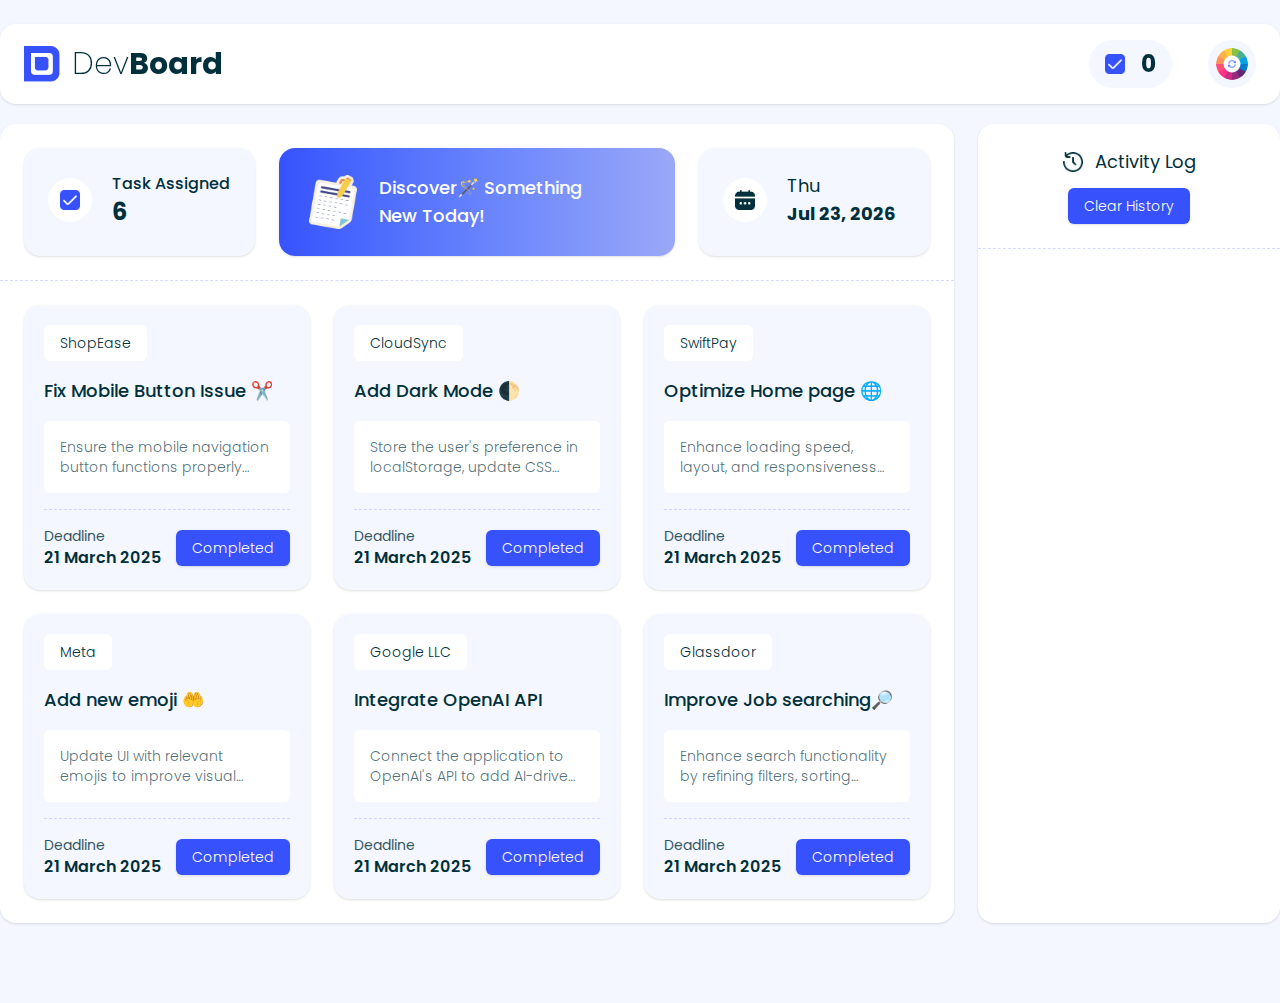
<file: index.html>
<!doctype html>
<html lang="en" data-theme="light">
  <head>
    <meta charset="UTF-8" />
    <meta name="viewport" content="width=device-width, initial-scale=1.0" />
    <title>Document</title>
    <link rel="preconnect" href="https://fonts.googleapis.com">
<link rel="preconnect" href="https://fonts.gstatic.com" crossorigin>
<link href="https://fonts.googleapis.com/css2?family=Poppins:ital,wght@0,100;0,200;0,300;0,400;0,500;0,600;0,700;0,800;0,900;1,100;1,200;1,300;1,400;1,500;1,600;1,700;1,800;1,900&display=swap" rel="stylesheet">
    <link rel="stylesheet" href="./output/output.css" />
  </head>
  <body class="h-100vh bg-blueExtraLight relative">
    <header class="py-6 fixed top-0 w-full z-999">
      <nav class="mx-auto max-w-7xl rounded-2xl bg-white px-6 py-4 shadow-sm">
        <div class="flex items-center justify-between">
          <div class="flex items-center">
            <img class="mr-3 h-auto w-9" src="./assets/logo.png" alt="" />
            <h1 class="text-3xl font-bold">
              <span class="font-extralight">Dev</span>Board
            </h1>
          </div>
          <div class="flex items-center gap-9">
            <div
              class="flex items-center rounded-full bg-blueExtraLight px-4 py-2"
            >
              <img class="mr-4 h-auto w-5" src="./assets/checkbox.png" alt="" />
              <span class="text-2xl font-bold" id="completed-task">0</span>
            </div>
            <img
              class="h-auto w-12 cursor-pointer rounded-full bg-blueExtraLight p-2 hover:rotate-360 hover:duration-900"
              src="./assets/theme-btn.png"
              alt=""
              id="theme-btn"
            />
          </div>
        </div>
      </nav>
    </header>
    <main class="mx-auto  grid max-w-7xl grid-cols-4 gap-6 pb-20 pt-31">
      <section class="col-start-1 col-end-4 rounded-2xl bg-white shadow-sm">
        <section
          class="flex gap-6 border-b-1 border-dashed border-b-blue/20 p-6"
        >
          <div class="flex-2 rounded-2xl bg-blueExtraLight shadow-sm">
            <div class="flex items-center p-6">
              <span
                class="mr-5 flex h-11 w-11 shrink-0 items-center justify-center rounded-full bg-white"
              >
                <img class="h-auto w-5" src="./assets/checkbox.png" alt="" />
              </span>
              <div>
                <p class="font-medium text-nowrap">Task Assigned</p>
                <p class="text-2xl font-bold" id="total-task">6</p>
              </div>
            </div>
          </div>

          <div
            class="shadow-sm overflow-hidden z-1 flex flex-3 cursor-pointer relative items-center rounded-2xl bg-gradient-to-l from-blueLight to-blue p-6 clear-btn before" id="view-blog" onclick="window.location.href = 'blog.html'"
          >
            <img class="mr-4 h-auto w-15" src="./assets/board.png" alt="" id="ap"/>
            <h3 class="text-lg font-medium text-white" >
              Discover🪄 Something <br />
              New Today!
            </h3>
          </div>

          <div class="flex-2 rounded-2xl bg-blueExtraLight shadow-sm">
            <div class="flex items-center p-6">
              <span
                class="mr-5 flex h-11 w-11 shrink-0 items-center justify-center rounded-full bg-white"
              >
                <img class="h-auto w-5" src="./assets/calender.png" alt="" />
              </span>
              <div>
                <p class="text-lg" id="day">Wed,</p>
                <p class="text-lg font-bold" id="month">Jul 28 2025</p>
              </div>
            </div>
          </div>
        </section>
        <section class="grid grid-cols-3 gap-6 p-6">
          <!-- !Fix Mobile  -->
          <div class="bg-blueExtraLight task-card">
            <span class="task-organization"
              >ShopEase</span
            >
            <h2 class="task-title">Fix Mobile Button Issue ✂️</h2>

            <div class="mb-4 rounded-md bg-white p-4">
              <div
                class="task-description transition-all"
              >
                Ensure the mobile navigation button functions properly across all screen sizes. Debug responsiveness issues and improve the UX for smoother interactions.
              </div>
            </div>
            <div
              class="task-card-footer"
            >
              <div>
                <p class="text-sm opacity-80">Deadline</p>
                <h3 class="font-semibold">21 March 2025</h3>
              </div>
              <button
                class="task-complete-btn cursor-pointer">
                Completed
              </button>
            </div>
          </div>
          <!--! Dark Mode -->
          <div class="bg-blueExtraLight task-card">
            <span class="task-organization"
              >CloudSync</span
            >
            <h2 class="task-title">Add Dark Mode 🌓</h2>

            <div class="mb-4 rounded-md bg-white p-4">
              <div
                class="task-description"
              >
                Store the user's preference in localStorage, update CSS
                variables dynamically, and apply a smooth transition effect.
              </div>
            </div>
            <div
              class="task-card-footer"
            >
              <div>
                <p class="text-sm opacity-80">Deadline</p>
                <h3 class="font-semibold">21 March 2025</h3>
              </div>
              <button
                class="task-complete-btn cursor-pointer"
              >
                Completed
              </button>
            </div>
          </div>
          <!-- !Optimize Home page -->
          <div class="bg-blueExtraLight task-card">
            <span class="task-organization"
              >SwiftPay</span
            >
            <h2 class="task-title">Optimize Home page 🌐</h2>

            <div class="mb-4 rounded-md bg-white p-4">
              <div
                class="task-description"
              >
                Enhance loading speed, layout, and responsiveness for a better user experience. Optimize images, minimize unused CSS/JS, and refine content structure.
              </div>
            </div>
            <div
              class="task-card-footer"
            >
              <div>
                <p class="text-sm opacity-80">Deadline</p>
                <h3 class="font-semibold">21 March 2025</h3>
              </div>
              <button
                class="task-complete-btn cursor-pointer"
              >
                Completed
              </button>
            </div>
          </div>

          <!-- ! add Emoji Section -->
          <div class="bg-blueExtraLight task-card">
            <span class="task-organization"
              >Meta</span
            >
            <h2 class="task-title">Add new emoji 🤲</h2>

            <div class="mb-4 rounded-md bg-white p-4">
              <div
                class="task-description"
              >
                Update UI with relevant emojis to improve visual appeal and user engagement. Ensure compatibility across devices and browsers for a consistent experience.
              </div>
            </div>
            <div
              class="task-card-footer"
            >
              <div>
                <p class="text-sm opacity-80">Deadline</p>
                <h3 class="font-semibold">21 March 2025</h3>
              </div>
              <button
                class="task-complete-btn cursor-pointer"
              >
                Completed
              </button>
            </div>
          </div>
          <!-- ! Integrate OpenAI API  -->
          <div class="bg-blueExtraLight task-card">
            <span class="task-organization"
              >Google LLC</span
            >
            <h2 class="task-title">Integrate OpenAI API</h2>

            <div class="mb-4 rounded-md bg-white p-4">
              <div
                class="task-description"
              >
                Connect the application to OpenAI's API to add AI-driven features. Implement secure API calls and optimize response handling for better performance.
              </div>
            </div>
            <div
              class="task-card-footer"
            >
              <div>
                <p class="text-sm opacity-80">Deadline</p>
                <h3 class="font-semibold">21 March 2025</h3>
              </div>
              <button
                class="task-complete-btn  cursor-pointer"
              >
                Completed
              </button>
            </div>
          </div>
          <!-- !Improve Job searching  -->
          <div class="bg-blueExtraLight task-card">
            <span class="task-organization"
              >Glassdoor</span
            >
            <h2 class="task-title">Improve Job searching🔎</h2>

            <div class="mb-4 rounded-md bg-white p-4">
              <div
                class="task-description"
              >
                Enhance search functionality by refining filters, sorting options, and keyword matching. Improve UX by providing faster, more accurate, and user-friendly job listings.
              </div>
            </div>
            <div
              class="task-card-footer"
            >
              <div>
                <p class="text-sm opacity-80">Deadline</p>
                <h3 class="font-semibold">21 March 2025</h3>
              </div>
              <button
                class="task-complete-btn cursor-pointer"
              >
                Completed
              </button>
            </div>
          </div>
        </section>
      </section>
      <aside class="col-start-4 col-end-5 rounded-2xl bg-white shadow-sm">
        <section class="border-b-1 border-dashed border-b-blue/20 p-6">
          <div class="mx-auto w-full text-center">
            <div class="flex items-center justify-center">
              <img class="mr-3 h-auto w-5" src="./assets/activity.png" alt="" />
              <span class="text-lg">Activity Log</span>
            </div>
            <button
              class="clear-btn mt-3 task-complete-btn cursor-pointer" id="clear-history"
            >
              Clear History
            </button>
            
        </section>
        <section class="flex flex-col gap-4 p-6" id="activity-log">
          <!-- !Here activity log will be added dynamically  -->
        </section>
      </aside>
    </main>
    <script src="./scripts/bg-change.js"></script>
    <script src="./scripts/btn-action.js"></script>
  </body>
</html>
</file>
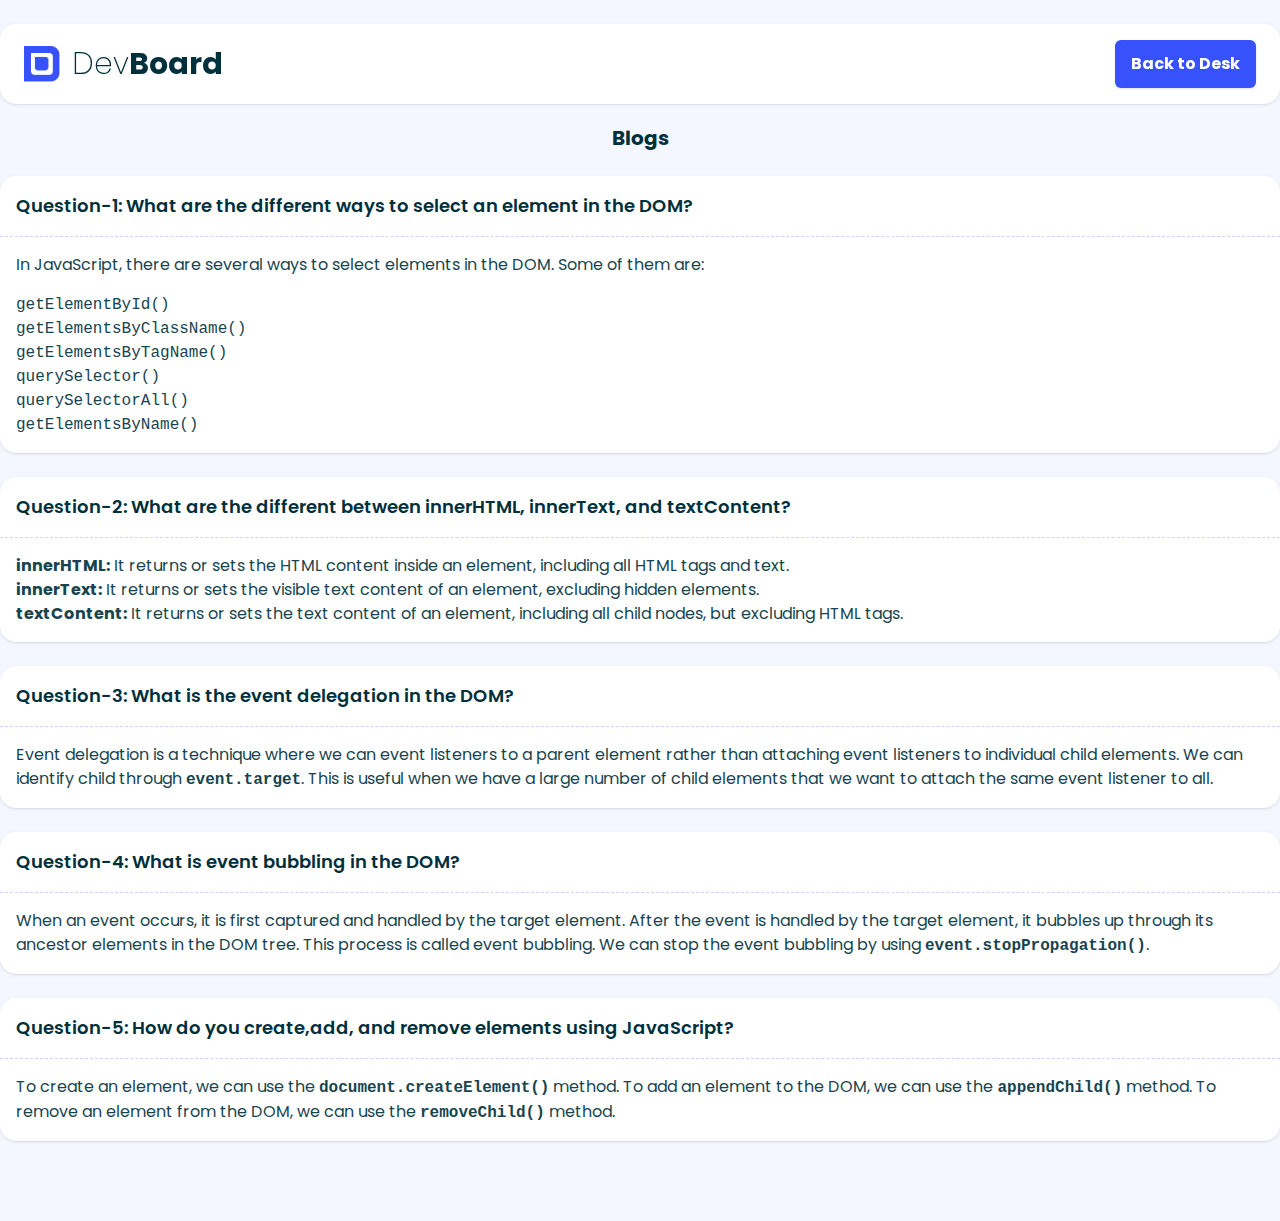
<file: blog.html>
<!doctype html>
<html lang="en" data-theme="light">
  <head>
    <meta charset="UTF-8" />
    <meta name="viewport" content="width=device-width, initial-scale=1.0" />
    <title>Document</title>
    <link rel="preconnect" href="https://fonts.googleapis.com" />
    <link rel="preconnect" href="https://fonts.gstatic.com" crossorigin />
    <link
      href="https://fonts.googleapis.com/css2?family=Poppins:ital,wght@0,100;0,200;0,300;0,400;0,500;0,600;0,700;0,800;0,900;1,100;1,200;1,300;1,400;1,500;1,600;1,700;1,800;1,900&display=swap"
      rel="stylesheet"
    />
    <link rel="stylesheet" href="./output/output.css" />
  </head>
  <body class="h-100vh relative bg-blueExtraLight">
    <header class="fixed top-0 z-999 w-full pt-6">
      <nav class="mx-auto max-w-7xl rounded-2xl bg-white px-6 py-4 shadow-sm">
        <div class="flex items-center justify-between">
          <div class="flex items-center">
            <img class="mr-3 h-auto w-9" src="./assets/logo.png" alt="" />
            <h1 class="text-3xl font-bold">
              <span class="font-extralight">Dev</span>Board
            </h1>
          </div>
          <button
            id="back-to-desk"
            class="clear-btn text-md cursor-pointer rounded-md bg-blue px-4 py-3 font-bold text-nowrap text-white shadow-sm hover:bg-blueDark hover:duration-300"
            onclick="window.location.href = 'index.html'"
          >
            Back to Desk
          </button>
        </div>
      </nav>
    </header>
    <main class="mx-auto grid max-w-7xl pt-31">
      <h1 class="mb-6 text-center text-xl font-bold">Blogs</h1>
      <div class="flex flex-col gap-6 pb-20">
        <div class="rounded-2xl bg-white shadow-sm">
          <div class="border-b-1 border-dashed border-blueLight/50">
            <h2 class="p-4 text-lg font-semibold">
              Question-1: What are the different ways to select an element in
              the DOM?
            </h2>
          </div>
          <p class="p-4 opacity-90">
            In JavaScript, there are several ways to select elements in the DOM.
            Some of them are: <br />
            <code
              ><ol class="pb-4 pl-4 opacity-90">
                <li>getElementById()</li>
                <li>getElementsByClassName()</li>
                <li>getElementsByTagName()</li>
                <li>querySelector()</li>
                <li>querySelectorAll()</li>
                <li>getElementsByName()</li>
              </ol>
            </code>
          </p>
        </div>
        <div class="rounded-2xl bg-white shadow-sm">
          <div class="border-b-1 border-dashed border-blueLight/50">
            <h2 class="p-4 text-lg font-semibold">
              Question-2: What are the different between innerHTML, innerText,
              and textContent?
            </h2>
          </div>
          <p class="p-4 opacity-90">
            <strong>innerHTML:</strong> It returns or sets the HTML content
            inside an element, including all HTML tags and text. <br />
            <strong>innerText:</strong> It returns or sets the visible text
            content of an element, excluding hidden elements. <br />
            <strong>textContent:</strong> It returns or sets the text content of
            an element, including all child nodes, but excluding HTML tags.
          </p>
        </div>
        <div class="rounded-2xl bg-white shadow-sm">
          <div class="border-b-1 border-dashed border-blueLight/50">
            <h2 class="p-4 text-lg font-semibold">
              Question-3: What is the event delegation in the DOM?
            </h2>
          </div>
          <p class="p-4 opacity-90">
            Event delegation is a technique where we can event listeners to a
            parent element rather than attaching event listeners to individual
            child elements. We can identify child through
            <code class="font-bold">event.target</code>. This is useful when we
            have a large number of child elements that we want to attach the
            same event listener to all.
          </p>
        </div>
        <div class="rounded-2xl bg-white shadow-sm">
          <div class="border-b-1 border-dashed border-blueLight/50">
            <h2 class="p-4 text-lg font-semibold">
              Question-4: What is event bubbling in the DOM?
            </h2>
          </div>
          <p class="p-4 opacity-90">
            When an event occurs, it is first captured and handled by the target
            element. After the event is handled by the target element, it
            bubbles up through its ancestor elements in the DOM tree. This
            process is called event bubbling. We can stop the event bubbling by
            using <code class="font-bold">event.stopPropagation()</code>.
          </p>
        </div>
        <div class="rounded-2xl bg-white shadow-sm">
          <div class="border-b-1 border-dashed border-blueLight/50">
            <h2 class="p-4 text-lg font-semibold">
              Question-5: How do you create,add, and remove elements using
              JavaScript?
            </h2>
          </div>
          <p class="p-4 opacity-90">
            To create an element, we can use the
            <code class="font-bold">document.createElement()</code> method. To
            add an element to the DOM, we can use the
            <code class="font-bold">appendChild()</code> method. To remove an
            element from the DOM, we can use the
            <code class="font-bold">removeChild()</code> method.
          </p>
        </div>
      </div>
    </main>
    <script src="./scripts/bg-change.js"></script>
    <script src="./scripts/btn-action.js"></script>
  </body>
</html>
</file>
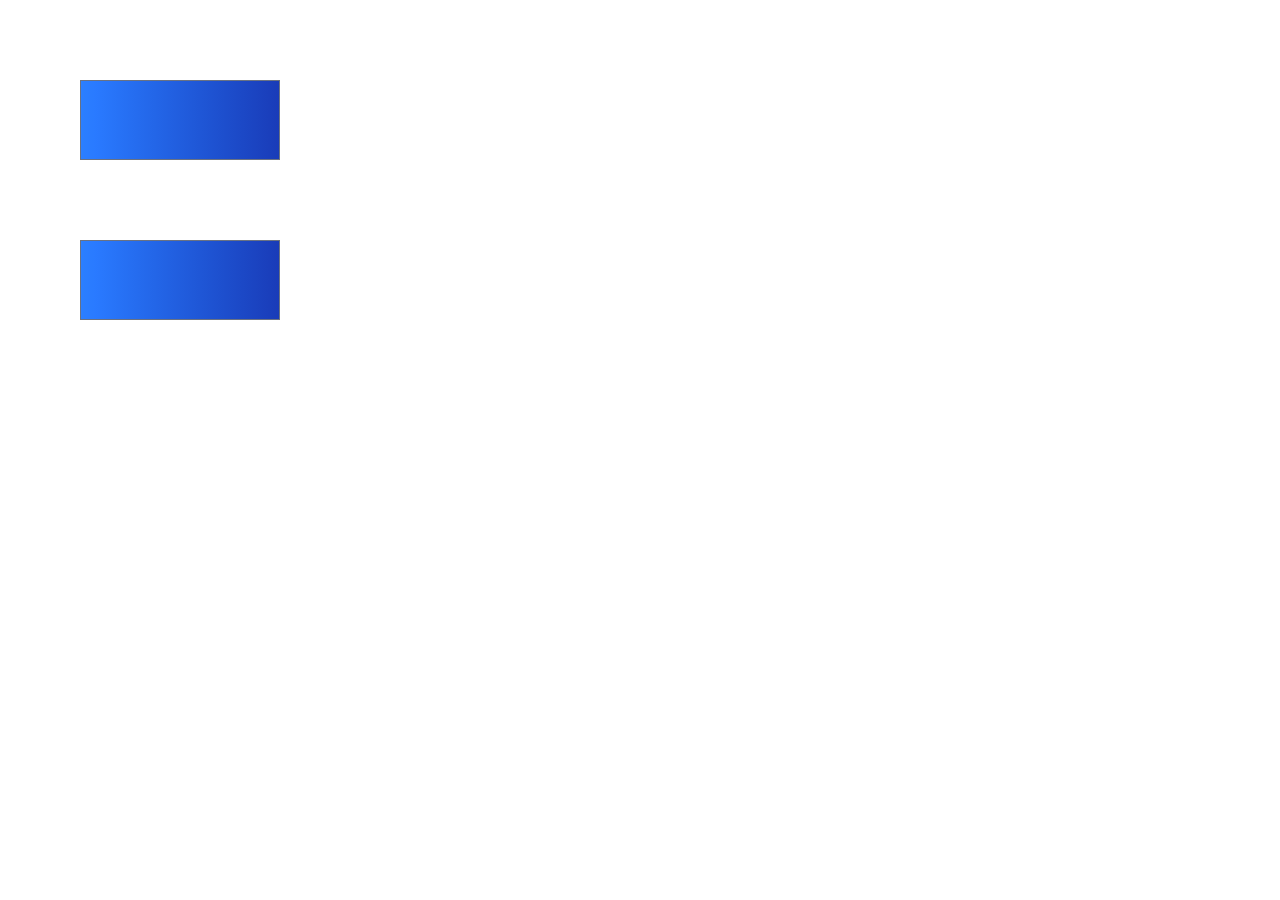
<file: text.html>
<!doctype html>
<html lang="en" data-theme="light">
  <head>
    <meta charset="UTF-8" />
    <meta name="viewport" content="width=device-width, initial-scale=1.0" />
    <title>Document</title>
    <link rel="stylesheet" href="output/output.css" />
    <style>
      .target::before {
        content: "";
        position: absolute;
        top: 0;
        left: 0;
        height: 100%;
        width: 0%;
        background: red;
        transition: 0.5s;
      }
      .target:hover::before {
        width: 100%;
      }
    </style>
  </head>
  <body class="relative">
    <div
      class="target w-50 relative z-0 m-20 h-20 border border-gray-500 bg-gradient-to-r from-blue-500 to-blue-800"
    ></div>
    <div
      class="before w-50 before:bg-blue relative m-20 h-20 border border-gray-500 bg-gradient-to-r from-blue-500 to-blue-800 before:absolute before:left-0 before:top-0 before:h-full before:w-0 before:duration-500 before:content-none hover:before:w-full"
    ></div>
  </body>
</html>
</file>
<file: output/output.css>
/*! tailwindcss v4.0.9 | MIT License | https://tailwindcss.com */
@layer theme, base, components, utilities;
@layer theme {
  :root, :host {
    --font-sans: ui-sans-serif, system-ui, sans-serif, "Apple Color Emoji",
      "Segoe UI Emoji", "Segoe UI Symbol", "Noto Color Emoji";
    --font-mono: ui-monospace, SFMono-Regular, Menlo, Monaco, Consolas, "Liberation Mono",
      "Courier New", monospace;
    --color-blue-500: oklch(0.623 0.214 259.815);
    --color-blue-800: oklch(0.424 0.199 265.638);
    --color-gray-500: oklch(0.551 0.027 264.364);
    --color-white: #fff;
    --spacing: 0.25rem;
    --container-7xl: 80rem;
    --text-sm: 0.875rem;
    --text-sm--line-height: calc(1.25 / 0.875);
    --text-lg: 1.125rem;
    --text-lg--line-height: calc(1.75 / 1.125);
    --text-xl: 1.25rem;
    --text-xl--line-height: calc(1.75 / 1.25);
    --text-2xl: 1.5rem;
    --text-2xl--line-height: calc(2 / 1.5);
    --text-3xl: 1.875rem;
    --text-3xl--line-height: calc(2.25 / 1.875);
    --font-weight-extralight: 200;
    --font-weight-light: 300;
    --font-weight-medium: 500;
    --font-weight-semibold: 600;
    --font-weight-bold: 700;
    --radius-md: 0.375rem;
    --radius-2xl: 1rem;
    --default-transition-duration: 150ms;
    --default-transition-timing-function: cubic-bezier(0.4, 0, 0.2, 1);
    --default-font-family: var(--font-sans);
    --default-font-feature-settings: var(--font-sans--font-feature-settings);
    --default-font-variation-settings: var(
      --font-sans--font-variation-settings
    );
    --default-mono-font-family: var(--font-mono);
    --default-mono-font-feature-settings: var(
      --font-mono--font-feature-settings
    );
    --default-mono-font-variation-settings: var(
      --font-mono--font-variation-settings
    );
    --font-poppins: "Poppins", sans-serif;
    --color-teal: #00303c;
    --color-blue: #3752fd;
    --color-blueDark: #0245cc;
    --color-blueLight: #9ba8f8;
    --color-blueExtraLight: #f4f7ff;
  }
}
@layer base {
  *, ::after, ::before, ::backdrop, ::file-selector-button {
    box-sizing: border-box;
    margin: 0;
    padding: 0;
    border: 0 solid;
  }
  html, :host {
    line-height: 1.5;
    -webkit-text-size-adjust: 100%;
    tab-size: 4;
    font-family: var( --default-font-family, ui-sans-serif, system-ui, sans-serif, "Apple Color Emoji", "Segoe UI Emoji", "Segoe UI Symbol", "Noto Color Emoji" );
    font-feature-settings: var(--default-font-feature-settings, normal);
    font-variation-settings: var( --default-font-variation-settings, normal );
    -webkit-tap-highlight-color: transparent;
  }
  body {
    line-height: inherit;
  }
  hr {
    height: 0;
    color: inherit;
    border-top-width: 1px;
  }
  abbr:where([title]) {
    -webkit-text-decoration: underline dotted;
    text-decoration: underline dotted;
  }
  h1, h2, h3, h4, h5, h6 {
    font-size: inherit;
    font-weight: inherit;
  }
  a {
    color: inherit;
    -webkit-text-decoration: inherit;
    text-decoration: inherit;
  }
  b, strong {
    font-weight: bolder;
  }
  code, kbd, samp, pre {
    font-family: var( --default-mono-font-family, ui-monospace, SFMono-Regular, Menlo, Monaco, Consolas, "Liberation Mono", "Courier New", monospace );
    font-feature-settings: var( --default-mono-font-feature-settings, normal );
    font-variation-settings: var( --default-mono-font-variation-settings, normal );
    font-size: 1em;
  }
  small {
    font-size: 80%;
  }
  sub, sup {
    font-size: 75%;
    line-height: 0;
    position: relative;
    vertical-align: baseline;
  }
  sub {
    bottom: -0.25em;
  }
  sup {
    top: -0.5em;
  }
  table {
    text-indent: 0;
    border-color: inherit;
    border-collapse: collapse;
  }
  :-moz-focusring {
    outline: auto;
  }
  progress {
    vertical-align: baseline;
  }
  summary {
    display: list-item;
  }
  ol, ul, menu {
    list-style: none;
  }
  img, svg, video, canvas, audio, iframe, embed, object {
    display: block;
    vertical-align: middle;
  }
  img, video {
    max-width: 100%;
    height: auto;
  }
  button, input, select, optgroup, textarea, ::file-selector-button {
    font: inherit;
    font-feature-settings: inherit;
    font-variation-settings: inherit;
    letter-spacing: inherit;
    color: inherit;
    border-radius: 0;
    background-color: transparent;
    opacity: 1;
  }
  :where(select:is([multiple], [size])) optgroup {
    font-weight: bolder;
  }
  :where(select:is([multiple], [size])) optgroup option {
    padding-inline-start: 20px;
  }
  ::file-selector-button {
    margin-inline-end: 4px;
  }
  ::placeholder {
    opacity: 1;
    color: color-mix(in oklab, currentColor 50%, transparent);
  }
  textarea {
    resize: vertical;
  }
  ::-webkit-search-decoration {
    -webkit-appearance: none;
  }
  ::-webkit-date-and-time-value {
    min-height: 1lh;
    text-align: inherit;
  }
  ::-webkit-datetime-edit {
    display: inline-flex;
  }
  ::-webkit-datetime-edit-fields-wrapper {
    padding: 0;
  }
  ::-webkit-datetime-edit, ::-webkit-datetime-edit-year-field, ::-webkit-datetime-edit-month-field, ::-webkit-datetime-edit-day-field, ::-webkit-datetime-edit-hour-field, ::-webkit-datetime-edit-minute-field, ::-webkit-datetime-edit-second-field, ::-webkit-datetime-edit-millisecond-field, ::-webkit-datetime-edit-meridiem-field {
    padding-block: 0;
  }
  :-moz-ui-invalid {
    box-shadow: none;
  }
  button, input:where([type="button"], [type="reset"], [type="submit"]), ::file-selector-button {
    appearance: button;
  }
  ::-webkit-inner-spin-button, ::-webkit-outer-spin-button {
    height: auto;
  }
  [hidden]:where(:not([hidden="until-found"])) {
    display: none !important;
  }
}
@layer utilities {
  .loading {
    pointer-events: none;
    display: inline-block;
    aspect-ratio: 1 / 1;
    background-color: currentColor;
    vertical-align: middle;
    width: calc(var(--size-selector, 0.25rem) * 6);
    mask-size: 100%;
    mask-repeat: no-repeat;
    mask-position: center;
    mask-image: url("data:image/svg+xml,%3Csvg width='24' height='24' stroke='black' viewBox='0 0 24 24' xmlns='http://www.w3.org/2000/svg'%3E%3Cg transform-origin='center'%3E%3Ccircle cx='12' cy='12' r='9.5' fill='none' stroke-width='3' stroke-linecap='round'%3E%3CanimateTransform attributeName='transform' type='rotate' from='0 12 12' to='360 12 12' dur='2s' repeatCount='indefinite'/%3E%3Canimate attributeName='stroke-dasharray' values='0,150;42,150;42,150' keyTimes='0;0.475;1' dur='1.5s' repeatCount='indefinite'/%3E%3Canimate attributeName='stroke-dashoffset' values='0;-16;-59' keyTimes='0;0.475;1' dur='1.5s' repeatCount='indefinite'/%3E%3C/circle%3E%3C/g%3E%3C/svg%3E");
  }
  .visible {
    visibility: visible;
  }
  .toggle {
    border: var(--border) solid currentColor;
    color: var(--input-color);
    position: relative;
    display: inline-grid;
    flex-shrink: 0;
    cursor: pointer;
    appearance: none;
    place-content: center;
    vertical-align: middle;
    webkit-user-select: none;
    user-select: none;
    grid-template-columns: 0fr 1fr 1fr;
    --radius-selector-max: calc(
    var(--radius-selector) + var(--radius-selector) + var(--radius-selector)
  );
    border-radius: calc( var(--radius-selector) + min(var(--toggle-p), var(--radius-selector-max)) + min(var(--border), var(--radius-selector-max)) );
    padding: var(--toggle-p);
    box-shadow: 0 1px color-mix(in oklab, currentColor calc(var(--depth) * 10%), #0000) inset;
    transition: color 0.3s, grid-template-columns 0.2s;
    --input-color: color-mix(in oklab, var(--color-base-content) 50%, #0000);
    --toggle-p: 0.1875rem;
    --size: calc(var(--size-selector, 0.25rem) * 6);
    width: calc((var(--size) * 2) - (var(--border) + var(--toggle-p)) * 2);
    height: var(--size);
    > * {
      z-index: 1;
      grid-column: span 1 / span 1;
      grid-column-start: 2;
      grid-row-start: 1;
      height: 100%;
      cursor: pointer;
      appearance: none;
      background-color: transparent;
      padding: calc(0.25rem * 0.5);
      transition: opacity 0.2s, rotate 0.4s;
      border: none;
      &:focus {
        outline-style: none;
        @media (forced-colors: active) {
          outline: 2px solid transparent;
          outline-offset: 2px;
        }
      }
      &:nth-child(2) {
        color: var(--color-base-100);
        rotate: 0deg;
      }
      &:nth-child(3) {
        color: var(--color-base-100);
        opacity: 0%;
        rotate: -15deg;
      }
    }
    &:has(:checked) {
      > :nth-child(2) {
        opacity: 0%;
        rotate: 15deg;
      }
      > :nth-child(3) {
        opacity: 100%;
        rotate: 0deg;
      }
    }
    &:before {
      position: relative;
      inset-inline-start: calc(0.25rem * 0);
      grid-column-start: 2;
      grid-row-start: 1;
      aspect-ratio: 1 / 1;
      height: 100%;
      border-radius: var(--radius-selector);
      background-color: currentColor;
      @media print {
        outline: .25rem solid;
      }
      @media print {
        outline-offset: -1rem;
      }
      translate: 0;
      --tw-content: "";
      content: var(--tw-content);
      transition: background-color 0.1s, translate 0.2s, inset-inline-start 0.2s;
      box-shadow: 0 -1px oklch(0% 0 0 / calc(var(--depth) * 0.1)) inset, 0 8px 0 -4px oklch(100% 0 0 / calc(var(--depth) * 0.1)) inset, 0 1px color-mix(in oklab, currentColor calc(var(--depth) * 10%), #0000);
      background-size: auto, calc(var(--noise) * 100%);
      background-image: none, var(--fx-noise);
      @media (forced-colors: active) {
        outline-style: var(--tw-outline-style);
        outline-width: 1px;
        outline-offset: calc(1px * -1);
      }
    }
    &:focus-visible, &:has(:focus-visible) {
      outline: 2px solid currentColor;
      outline-offset: 2px;
    }
    &:checked, &[aria-checked="true"], &:has(> input:checked) {
      grid-template-columns: 1fr 1fr 0fr;
      background-color: var(--color-base-100);
      --input-color: var(--color-base-content);
      &:before {
        background-color: currentColor;
        @starting-style {
          opacity: 0;
        }
      }
    }
    &:indeterminate {
      grid-template-columns: 0.5fr 1fr 0.5fr;
    }
    &:disabled {
      cursor: not-allowed;
      opacity: 30%;
      &:before {
        background-color: transparent;
        border: var(--border) solid currentColor;
      }
    }
  }
  .swap {
    position: relative;
    display: inline-grid;
    cursor: pointer;
    place-content: center;
    vertical-align: middle;
    webkit-user-select: none;
    user-select: none;
    input {
      appearance: none;
      border: none;
    }
    > * {
      grid-column-start: 1;
      grid-row-start: 1;
      transition-property: transform, rotate, opacity;
      transition-duration: 0.2s;
      transition-timing-function: cubic-bezier(0, 0, 0.2, 1);
    }
    .swap-on, .swap-indeterminate, input:indeterminate ~ .swap-on {
      opacity: 0%;
    }
    input:is(:checked, :indeterminate) {
      & ~ .swap-off {
        opacity: 0%;
      }
    }
    input:checked ~ .swap-on, input:indeterminate ~ .swap-indeterminate {
      opacity: 100%;
    }
  }
  .select {
    border: var(--border) solid #0000;
    position: relative;
    display: inline-flex;
    flex-shrink: 1;
    appearance: none;
    align-items: center;
    gap: calc(0.25rem * 1.5);
    background-color: var(--color-base-100);
    padding-inline-start: calc(0.25rem * 4);
    padding-inline-end: calc(0.25rem * 7);
    vertical-align: middle;
    width: clamp(3rem, 20rem, 100%);
    height: var(--size);
    font-size: 0.875rem;
    border-start-start-radius: var(--join-ss, var(--radius-field));
    border-start-end-radius: var(--join-se, var(--radius-field));
    border-end-start-radius: var(--join-es, var(--radius-field));
    border-end-end-radius: var(--join-ee, var(--radius-field));
    background-image: linear-gradient(45deg, #0000 50%, currentColor 50%), linear-gradient(135deg, currentColor 50%, #0000 50%);
    background-position: calc(100% - 20px) calc(1px + 50%), calc(100% - 16.1px) calc(1px + 50%);
    background-size: 4px 4px, 4px 4px;
    background-repeat: no-repeat;
    text-overflow: ellipsis;
    box-shadow: 0 1px color-mix(in oklab, var(--input-color) calc(var(--depth) * 10%), #0000) inset, 0 -1px oklch(100% 0 0 / calc(var(--depth) * 0.1)) inset;
    border-color: var(--input-color);
    --input-color: color-mix(in oklab, var(--color-base-content) 20%, #0000);
    --size: calc(var(--size-field, 0.25rem) * 10);
    [dir="rtl"] & {
      background-position: calc(0% + 12px) calc(1px + 50%), calc(0% + 16px) calc(1px + 50%);
    }
    select {
      margin-inline-start: calc(0.25rem * -4);
      margin-inline-end: calc(0.25rem * -7);
      width: calc(100% + 2.75rem);
      appearance: none;
      padding-inline-start: calc(0.25rem * 4);
      padding-inline-end: calc(0.25rem * 7);
      height: calc(100% - 2px);
      background: inherit;
      border-radius: inherit;
      border-style: none;
      &:focus, &:focus-within {
        outline-style: none;
        @media (forced-colors: active) {
          outline: 2px solid transparent;
          outline-offset: 2px;
        }
      }
    }
    &:focus, &:focus-within {
      --input-color: var(--color-base-content);
      box-shadow: 0 1px color-mix(in oklab, var(--input-color) calc(var(--depth) * 10%), #0000);
      outline: 2px solid var(--input-color);
      outline-offset: 2px;
    }
    &:has(> select[disabled]), &:is(:disabled, [disabled]) {
      cursor: not-allowed;
      border-color: var(--color-base-200);
      background-color: var(--color-base-200);
      color: color-mix(in oklab, var(--color-base-content) 40%, transparent);
      &::placeholder {
        color: color-mix(in oklab, var(--color-base-content) 20%, transparent);
      }
    }
    &:has(> select[disabled]) > select[disabled] {
      cursor: not-allowed;
    }
  }
  .absolute {
    position: absolute;
  }
  .fixed {
    position: fixed;
  }
  .relative {
    position: relative;
  }
  .top-0 {
    top: calc(var(--spacing) * 0);
  }
  .z-0 {
    z-index: 0;
  }
  .z-1 {
    z-index: 1;
  }
  .z-999 {
    z-index: 999;
  }
  .col-start-1 {
    grid-column-start: 1;
  }
  .col-start-4 {
    grid-column-start: 4;
  }
  .col-end-4 {
    grid-column-end: 4;
  }
  .col-end-5 {
    grid-column-end: 5;
  }
  .m-20 {
    margin: calc(var(--spacing) * 20);
  }
  .mx-auto {
    margin-inline: auto;
  }
  .select {
    .label {
      display: flex;
      height: calc(100% - 0.5rem);
      align-items: center;
      padding-inline: calc(0.25rem * 3);
      white-space: nowrap;
      font-size: inherit;
      &:first-child {
        margin-inline-start: calc(0.25rem * -3);
        margin-inline-end: calc(0.25rem * 3);
        border-inline-end: var(--border) solid color-mix(in oklab, currentColor 10%, #0000);
      }
      &:last-child {
        margin-inline-start: calc(0.25rem * 3);
        margin-inline-end: calc(0.25rem * -3);
        border-inline-start: var(--border) solid color-mix(in oklab, currentColor 10%, #0000);
      }
    }
  }
  .mt-3 {
    margin-top: calc(var(--spacing) * 3);
  }
  .mr-3 {
    margin-right: calc(var(--spacing) * 3);
  }
  .mr-4 {
    margin-right: calc(var(--spacing) * 4);
  }
  .mr-5 {
    margin-right: calc(var(--spacing) * 5);
  }
  .mb-4 {
    margin-bottom: calc(var(--spacing) * 4);
  }
  .mb-6 {
    margin-bottom: calc(var(--spacing) * 6);
  }
  .alert {
    display: grid;
    align-items: center;
    gap: calc(0.25rem * 4);
    border-radius: var(--radius-box);
    padding-inline: calc(0.25rem * 4);
    padding-block: calc(0.25rem * 3);
    color: var(--color-base-content);
    background-color: var(--alert-color, var(--color-base-200));
    justify-content: start;
    justify-items: start;
    grid-auto-flow: column;
    grid-template-columns: auto minmax(auto, 1fr);
    text-align: start;
    border: var(--border) solid var(--color-base-200);
    font-size: 0.875rem;
    line-height: 1.25rem;
    background-size: auto, calc(var(--noise) * 100%);
    background-image: none, var(--fx-noise);
    box-shadow: 0 3px 0 -2px oklch(100% 0 0 / calc(var(--depth) * 0.08)) inset, 0 1px color-mix( in oklab, color-mix(in oklab, #000 20%, var(--alert-color, var(--color-base-200))) calc(var(--depth) * 20%), #0000 ), 0 4px 3px -2px oklch(0% 0 0 / calc(var(--depth) * 0.08));
    &.alert-outline {
      background-color: transparent;
      color: var(--alert-color);
      box-shadow: none;
      background-image: none;
    }
    &.alert-dash {
      background-color: transparent;
      color: var(--alert-color);
      border-style: dashed;
      box-shadow: none;
      background-image: none;
    }
    &.alert-soft {
      color: var(--alert-color, var(--color-base-content));
      background: color-mix( in oklab, var(--alert-color, var(--color-base-content)) 8%, var(--color-base-100) );
      border-color: color-mix( in oklab, var(--alert-color, var(--color-base-content)) 10%, var(--color-base-100) );
      box-shadow: none;
      background-image: none;
    }
  }
  .flex {
    display: flex;
  }
  .grid {
    display: grid;
  }
  .hidden {
    display: none;
  }
  .h-11 {
    height: calc(var(--spacing) * 11);
  }
  .h-20 {
    height: calc(var(--spacing) * 20);
  }
  .h-auto {
    height: auto;
  }
  .w-5 {
    width: calc(var(--spacing) * 5);
  }
  .w-9 {
    width: calc(var(--spacing) * 9);
  }
  .w-11 {
    width: calc(var(--spacing) * 11);
  }
  .w-12 {
    width: calc(var(--spacing) * 12);
  }
  .w-15 {
    width: calc(var(--spacing) * 15);
  }
  .w-50 {
    width: calc(var(--spacing) * 50);
  }
  .w-full {
    width: 100%;
  }
  .max-w-7xl {
    max-width: var(--container-7xl);
  }
  .flex-2 {
    flex: 2;
  }
  .flex-3 {
    flex: 3;
  }
  .shrink-0 {
    flex-shrink: 0;
  }
  .link {
    cursor: pointer;
    text-decoration-line: underline;
    &:focus {
      outline-style: none;
      @media (forced-colors: active) {
        outline: 2px solid transparent;
        outline-offset: 2px;
      }
    }
    &:focus-visible {
      outline: 2px solid currentColor;
      outline-offset: 2px;
    }
  }
  .cursor-pointer {
    cursor: pointer;
  }
  .grid-cols-3 {
    grid-template-columns: repeat(3, minmax(0, 1fr));
  }
  .grid-cols-4 {
    grid-template-columns: repeat(4, minmax(0, 1fr));
  }
  .flex-col {
    flex-direction: column;
  }
  .items-center {
    align-items: center;
  }
  .justify-between {
    justify-content: space-between;
  }
  .justify-center {
    justify-content: center;
  }
  .gap-4 {
    gap: calc(var(--spacing) * 4);
  }
  .gap-6 {
    gap: calc(var(--spacing) * 6);
  }
  .gap-9 {
    gap: calc(var(--spacing) * 9);
  }
  .overflow-hidden {
    overflow: hidden;
  }
  .rounded-2xl {
    border-radius: var(--radius-2xl);
  }
  .rounded-full {
    border-radius: calc(infinity * 1px);
  }
  .rounded-md {
    border-radius: var(--radius-md);
  }
  .border {
    border-style: var(--tw-border-style);
    border-width: 1px;
  }
  .border-b-1 {
    border-bottom-style: var(--tw-border-style);
    border-bottom-width: 1px;
  }
  .border-dashed {
    --tw-border-style: dashed;
    border-style: dashed;
  }
  .border-blueLight\/50 {
    border-color: color-mix(in oklab, var(--color-blueLight) 50%, transparent);
  }
  .border-gray-500 {
    border-color: var(--color-gray-500);
  }
  .border-b-blue\/20 {
    border-bottom-color: color-mix(in oklab, var(--color-blue) 20%, transparent);
  }
  .bg-blue {
    background-color: var(--color-blue);
  }
  .bg-blueExtraLight {
    background-color: var(--color-blueExtraLight);
  }
  .bg-white {
    background-color: var(--color-white);
  }
  .bg-gradient-to-l {
    --tw-gradient-position: to left in oklab;
    background-image: linear-gradient(var(--tw-gradient-stops));
  }
  .bg-gradient-to-r {
    --tw-gradient-position: to right in oklab;
    background-image: linear-gradient(var(--tw-gradient-stops));
  }
  .from-blue-500 {
    --tw-gradient-from: var(--color-blue-500);
    --tw-gradient-stops: var(--tw-gradient-via-stops, var(--tw-gradient-position), var(--tw-gradient-from) var(--tw-gradient-from-position), var(--tw-gradient-to) var(--tw-gradient-to-position));
  }
  .from-blueLight {
    --tw-gradient-from: var(--color-blueLight);
    --tw-gradient-stops: var(--tw-gradient-via-stops, var(--tw-gradient-position), var(--tw-gradient-from) var(--tw-gradient-from-position), var(--tw-gradient-to) var(--tw-gradient-to-position));
  }
  .to-blue {
    --tw-gradient-to: var(--color-blue);
    --tw-gradient-stops: var(--tw-gradient-via-stops, var(--tw-gradient-position), var(--tw-gradient-from) var(--tw-gradient-from-position), var(--tw-gradient-to) var(--tw-gradient-to-position));
  }
  .to-blue-800 {
    --tw-gradient-to: var(--color-blue-800);
    --tw-gradient-stops: var(--tw-gradient-via-stops, var(--tw-gradient-position), var(--tw-gradient-from) var(--tw-gradient-from-position), var(--tw-gradient-to) var(--tw-gradient-to-position));
  }
  .p-2 {
    padding: calc(var(--spacing) * 2);
  }
  .p-4 {
    padding: calc(var(--spacing) * 4);
  }
  .p-6 {
    padding: calc(var(--spacing) * 6);
  }
  .px-4 {
    padding-inline: calc(var(--spacing) * 4);
  }
  .px-6 {
    padding-inline: calc(var(--spacing) * 6);
  }
  .py-2 {
    padding-block: calc(var(--spacing) * 2);
  }
  .py-3 {
    padding-block: calc(var(--spacing) * 3);
  }
  .py-4 {
    padding-block: calc(var(--spacing) * 4);
  }
  .py-6 {
    padding-block: calc(var(--spacing) * 6);
  }
  .pt-6 {
    padding-top: calc(var(--spacing) * 6);
  }
  .pt-31 {
    padding-top: calc(var(--spacing) * 31);
  }
  .pb-4 {
    padding-bottom: calc(var(--spacing) * 4);
  }
  .pb-20 {
    padding-bottom: calc(var(--spacing) * 20);
  }
  .pl-4 {
    padding-left: calc(var(--spacing) * 4);
  }
  .text-center {
    text-align: center;
  }
  .text-2xl {
    font-size: var(--text-2xl);
    line-height: var(--tw-leading, var(--text-2xl--line-height));
  }
  .text-3xl {
    font-size: var(--text-3xl);
    line-height: var(--tw-leading, var(--text-3xl--line-height));
  }
  .text-lg {
    font-size: var(--text-lg);
    line-height: var(--tw-leading, var(--text-lg--line-height));
  }
  .text-sm {
    font-size: var(--text-sm);
    line-height: var(--tw-leading, var(--text-sm--line-height));
  }
  .text-xl {
    font-size: var(--text-xl);
    line-height: var(--tw-leading, var(--text-xl--line-height));
  }
  .font-bold {
    --tw-font-weight: var(--font-weight-bold);
    font-weight: var(--font-weight-bold);
  }
  .font-extralight {
    --tw-font-weight: var(--font-weight-extralight);
    font-weight: var(--font-weight-extralight);
  }
  .font-medium {
    --tw-font-weight: var(--font-weight-medium);
    font-weight: var(--font-weight-medium);
  }
  .font-semibold {
    --tw-font-weight: var(--font-weight-semibold);
    font-weight: var(--font-weight-semibold);
  }
  .text-nowrap {
    text-wrap: nowrap;
  }
  .text-white {
    color: var(--color-white);
  }
  .opacity-80 {
    opacity: 80%;
  }
  .opacity-90 {
    opacity: 90%;
  }
  .shadow-sm {
    --tw-shadow: 0 1px 3px 0 var(--tw-shadow-color, rgb(0 0 0 / 0.1)), 0 1px 2px -1px var(--tw-shadow-color, rgb(0 0 0 / 0.1));
    box-shadow: var(--tw-inset-shadow), var(--tw-inset-ring-shadow), var(--tw-ring-offset-shadow), var(--tw-ring-shadow), var(--tw-shadow);
  }
  .transition {
    transition-property: color, background-color, border-color, outline-color, text-decoration-color, fill, stroke, --tw-gradient-from, --tw-gradient-via, --tw-gradient-to, opacity, box-shadow, transform, translate, scale, rotate, filter, -webkit-backdrop-filter, backdrop-filter;
    transition-timing-function: var(--tw-ease, var(--default-transition-timing-function));
    transition-duration: var(--tw-duration, var(--default-transition-duration));
  }
  .transition-all {
    transition-property: all;
    transition-timing-function: var(--tw-ease, var(--default-transition-timing-function));
    transition-duration: var(--tw-duration, var(--default-transition-duration));
  }
  .before\:absolute {
    &::before {
      content: var(--tw-content);
      position: absolute;
    }
  }
  .before\:top-0 {
    &::before {
      content: var(--tw-content);
      top: calc(var(--spacing) * 0);
    }
  }
  .before\:left-0 {
    &::before {
      content: var(--tw-content);
      left: calc(var(--spacing) * 0);
    }
  }
  .before\:h-full {
    &::before {
      content: var(--tw-content);
      height: 100%;
    }
  }
  .before\:w-0 {
    &::before {
      content: var(--tw-content);
      width: calc(var(--spacing) * 0);
    }
  }
  .before\:bg-blue {
    &::before {
      content: var(--tw-content);
      background-color: var(--color-blue);
    }
  }
  .before\:duration-500 {
    &::before {
      content: var(--tw-content);
      --tw-duration: 500ms;
      transition-duration: 500ms;
    }
  }
  .before\:content-none {
    &::before {
      content: var(--tw-content);
      --tw-content: none;
      content: none;
    }
  }
  .hover\:rotate-360 {
    &:hover {
      @media (hover: hover) {
        rotate: 360deg;
      }
    }
  }
  .hover\:bg-blueDark {
    &:hover {
      @media (hover: hover) {
        background-color: var(--color-blueDark);
      }
    }
  }
  .hover\:duration-300 {
    &:hover {
      @media (hover: hover) {
        --tw-duration: 300ms;
        transition-duration: 300ms;
      }
    }
  }
  .hover\:duration-900 {
    &:hover {
      @media (hover: hover) {
        --tw-duration: 900ms;
        transition-duration: 900ms;
      }
    }
  }
  .hover\:before\:w-full {
    &:hover {
      @media (hover: hover) {
        &::before {
          content: var(--tw-content);
          width: 100%;
        }
      }
    }
  }
}
body {
  font-family: var(--font-poppins);
  color: var(--color-teal);
}
.history {
  border-radius: var(--radius-md);
  background-color: var(--color-blueExtraLight);
  padding: calc(var(--spacing) * 3);
  font-size: var(--text-sm);
  line-height: var(--tw-leading, var(--text-sm--line-height));
  --tw-font-weight: var(--font-weight-light);
  font-weight: var(--font-weight-light);
}
.task-organization {
  display: inline-block;
  border-radius: var(--radius-md);
  background-color: var(--color-white);
  padding-inline: calc(var(--spacing) * 4);
  padding-block: calc(var(--spacing) * 2);
  font-size: var(--text-sm);
  line-height: var(--tw-leading, var(--text-sm--line-height));
  --tw-font-weight: var(--font-weight-light);
  font-weight: var(--font-weight-light);
}
.task-title {
  margin-block: calc(var(--spacing) * 4);
  font-size: var(--text-lg);
  line-height: var(--tw-leading, var(--text-lg--line-height));
  --tw-font-weight: var(--font-weight-medium);
  font-weight: var(--font-weight-medium);
}
.task-description {
  overflow: hidden;
  display: -webkit-box;
  -webkit-box-orient: vertical;
  -webkit-line-clamp: 2;
  height: calc(var(--spacing) * 10);
  overflow: hidden;
  font-size: var(--text-sm);
  line-height: var(--tw-leading, var(--text-sm--line-height));
  --tw-font-weight: var(--font-weight-light);
  font-weight: var(--font-weight-light);
  color: color-mix(in oklab, var(--color-teal) 70%, transparent);
  transition-property: all;
  transition-timing-function: var(--tw-ease, var(--default-transition-timing-function));
  transition-duration: var(--tw-duration, var(--default-transition-duration));
  --tw-duration: 1000ms;
  transition-duration: 1000ms;
}
.task-complete-btn {
  border-radius: var(--radius-md);
  background-color: var(--color-blue);
  padding-inline: calc(var(--spacing) * 4);
  padding-block: calc(var(--spacing) * 2);
  font-size: var(--text-sm);
  line-height: var(--tw-leading, var(--text-sm--line-height));
  --tw-font-weight: var(--font-weight-light);
  font-weight: var(--font-weight-light);
  text-wrap: nowrap;
  color: var(--color-white);
  --tw-shadow: 0 1px 3px 0 var(--tw-shadow-color, rgb(0 0 0 / 0.1)), 0 1px 2px -1px var(--tw-shadow-color, rgb(0 0 0 / 0.1));
  box-shadow: var(--tw-inset-shadow), var(--tw-inset-ring-shadow), var(--tw-ring-offset-shadow), var(--tw-ring-shadow), var(--tw-shadow);
  &:hover {
    @media (hover: hover) {
      background-color: var(--color-blueDark);
    }
  }
  &:hover {
    @media (hover: hover) {
      --tw-duration: 300ms;
      transition-duration: 300ms;
    }
  }
}
.task-card-footer {
  display: flex;
  align-items: center;
  justify-content: space-between;
  border-top-style: var(--tw-border-style);
  border-top-width: 1px;
  --tw-border-style: dashed;
  border-style: dashed;
  border-color: color-mix(in oklab, var(--color-blue) 20%, transparent);
  padding-top: calc(var(--spacing) * 4);
}
.task-card {
  border-radius: var(--radius-2xl);
  padding: calc(var(--spacing) * 5);
  --tw-shadow: 0 1px 3px 0 var(--tw-shadow-color, rgb(0 0 0 / 0.1)), 0 1px 2px -1px var(--tw-shadow-color, rgb(0 0 0 / 0.1));
  box-shadow: var(--tw-inset-shadow), var(--tw-inset-ring-shadow), var(--tw-ring-offset-shadow), var(--tw-ring-shadow), var(--tw-shadow);
}
.before {
  &::before {
    content: var(--tw-content);
    position: absolute;
  }
  &::before {
    content: var(--tw-content);
    top: calc(var(--spacing) * 0);
  }
  &::before {
    content: var(--tw-content);
    right: calc(var(--spacing) * 0);
  }
  &::before {
    content: var(--tw-content);
    z-index: calc(1 * -1);
  }
  &::before {
    content: var(--tw-content);
    height: 100%;
  }
  &::before {
    content: var(--tw-content);
    width: calc(var(--spacing) * 0);
  }
  &::before {
    content: var(--tw-content);
    background-color: var(--color-blue);
  }
  &::before {
    content: var(--tw-content);
    --tw-duration: 500ms;
    transition-duration: 500ms;
  }
  &::before {
    content: var(--tw-content);
    --tw-content: "";
    content: var(--tw-content);
  }
  &:hover {
    @media (hover: hover) {
      &::before {
        content: var(--tw-content);
        width: 100%;
      }
    }
  }
}
.task-description.expanded {
  overflow: visible;
  display: block;
  -webkit-box-orient: horizontal;
  -webkit-line-clamp: unset;
  height: auto;
}
@layer base {
  :where(:root),:root:has(input.theme-controller[value=light]:checked),[data-theme=light] {
    color-scheme: light;
    --color-base-100: oklch(100% 0 0);
    --color-base-200: oklch(98% 0 0);
    --color-base-300: oklch(95% 0 0);
    --color-base-content: oklch(21% 0.006 285.885);
    --color-primary: oklch(45% 0.24 277.023);
    --color-primary-content: oklch(93% 0.034 272.788);
    --color-secondary: oklch(65% 0.241 354.308);
    --color-secondary-content: oklch(94% 0.028 342.258);
    --color-accent: oklch(77% 0.152 181.912);
    --color-accent-content: oklch(38% 0.063 188.416);
    --color-neutral: oklch(14% 0.005 285.823);
    --color-neutral-content: oklch(92% 0.004 286.32);
    --color-info: oklch(74% 0.16 232.661);
    --color-info-content: oklch(29% 0.066 243.157);
    --color-success: oklch(76% 0.177 163.223);
    --color-success-content: oklch(37% 0.077 168.94);
    --color-warning: oklch(82% 0.189 84.429);
    --color-warning-content: oklch(41% 0.112 45.904);
    --color-error: oklch(71% 0.194 13.428);
    --color-error-content: oklch(27% 0.105 12.094);
    --radius-selector: 0.5rem;
    --radius-field: 0.25rem;
    --radius-box: 0.5rem;
    --size-selector: 0.25rem;
    --size-field: 0.25rem;
    --border: 1px;
    --depth: 1;
    --noise: 0;
  }
}
@layer base {
  @media (prefers-color-scheme: dark) {
    :root {
      color-scheme: dark;
      --color-base-100: oklch(25.33% 0.016 252.42);
      --color-base-200: oklch(23.26% 0.014 253.1);
      --color-base-300: oklch(21.15% 0.012 254.09);
      --color-base-content: oklch(97.807% 0.029 256.847);
      --color-primary: oklch(58% 0.233 277.117);
      --color-primary-content: oklch(96% 0.018 272.314);
      --color-secondary: oklch(65% 0.241 354.308);
      --color-secondary-content: oklch(94% 0.028 342.258);
      --color-accent: oklch(77% 0.152 181.912);
      --color-accent-content: oklch(38% 0.063 188.416);
      --color-neutral: oklch(14% 0.005 285.823);
      --color-neutral-content: oklch(92% 0.004 286.32);
      --color-info: oklch(74% 0.16 232.661);
      --color-info-content: oklch(29% 0.066 243.157);
      --color-success: oklch(76% 0.177 163.223);
      --color-success-content: oklch(37% 0.077 168.94);
      --color-warning: oklch(82% 0.189 84.429);
      --color-warning-content: oklch(41% 0.112 45.904);
      --color-error: oklch(71% 0.194 13.428);
      --color-error-content: oklch(27% 0.105 12.094);
      --radius-selector: 0.5rem;
      --radius-field: 0.25rem;
      --radius-box: 0.5rem;
      --size-selector: 0.25rem;
      --size-field: 0.25rem;
      --border: 1px;
      --depth: 1;
      --noise: 0;
    }
  }
}
@layer base {
  :root:has(input.theme-controller[value=light]:checked),[data-theme=light] {
    color-scheme: light;
    --color-base-100: oklch(100% 0 0);
    --color-base-200: oklch(98% 0 0);
    --color-base-300: oklch(95% 0 0);
    --color-base-content: oklch(21% 0.006 285.885);
    --color-primary: oklch(45% 0.24 277.023);
    --color-primary-content: oklch(93% 0.034 272.788);
    --color-secondary: oklch(65% 0.241 354.308);
    --color-secondary-content: oklch(94% 0.028 342.258);
    --color-accent: oklch(77% 0.152 181.912);
    --color-accent-content: oklch(38% 0.063 188.416);
    --color-neutral: oklch(14% 0.005 285.823);
    --color-neutral-content: oklch(92% 0.004 286.32);
    --color-info: oklch(74% 0.16 232.661);
    --color-info-content: oklch(29% 0.066 243.157);
    --color-success: oklch(76% 0.177 163.223);
    --color-success-content: oklch(37% 0.077 168.94);
    --color-warning: oklch(82% 0.189 84.429);
    --color-warning-content: oklch(41% 0.112 45.904);
    --color-error: oklch(71% 0.194 13.428);
    --color-error-content: oklch(27% 0.105 12.094);
    --radius-selector: 0.5rem;
    --radius-field: 0.25rem;
    --radius-box: 0.5rem;
    --size-selector: 0.25rem;
    --size-field: 0.25rem;
    --border: 1px;
    --depth: 1;
    --noise: 0;
  }
}
@layer base {
  :root:has(input.theme-controller[value=dark]:checked),[data-theme=dark] {
    color-scheme: dark;
    --color-base-100: oklch(25.33% 0.016 252.42);
    --color-base-200: oklch(23.26% 0.014 253.1);
    --color-base-300: oklch(21.15% 0.012 254.09);
    --color-base-content: oklch(97.807% 0.029 256.847);
    --color-primary: oklch(58% 0.233 277.117);
    --color-primary-content: oklch(96% 0.018 272.314);
    --color-secondary: oklch(65% 0.241 354.308);
    --color-secondary-content: oklch(94% 0.028 342.258);
    --color-accent: oklch(77% 0.152 181.912);
    --color-accent-content: oklch(38% 0.063 188.416);
    --color-neutral: oklch(14% 0.005 285.823);
    --color-neutral-content: oklch(92% 0.004 286.32);
    --color-info: oklch(74% 0.16 232.661);
    --color-info-content: oklch(29% 0.066 243.157);
    --color-success: oklch(76% 0.177 163.223);
    --color-success-content: oklch(37% 0.077 168.94);
    --color-warning: oklch(82% 0.189 84.429);
    --color-warning-content: oklch(41% 0.112 45.904);
    --color-error: oklch(71% 0.194 13.428);
    --color-error-content: oklch(27% 0.105 12.094);
    --radius-selector: 0.5rem;
    --radius-field: 0.25rem;
    --radius-box: 0.5rem;
    --size-selector: 0.25rem;
    --size-field: 0.25rem;
    --border: 1px;
    --depth: 1;
    --noise: 0;
  }
}
@layer base {
  :root {
    --fx-noise: url("data:image/svg+xml,%3Csvg xmlns='http://www.w3.org/2000/svg'%3E%3Cfilter id='a'%3E%3CfeTurbulence type='fractalNoise' baseFrequency='1.34' numOctaves='4' stitchTiles='stitch'%3E%3C/feTurbulence%3E%3C/filter%3E%3Crect width='100%25' height='100%25' filter='url(%23a)' opacity='0.2'%3E%3C/rect%3E%3C/svg%3E");
  }
  .chat {
    --mask-chat: url("data:image/svg+xml,%3csvg width='13' height='13' xmlns='http://www.w3.org/2000/svg'%3e%3cpath fill='black' d='M0 11.5004C0 13.0004 2 13.0004 2 13.0004H12H13V0.00036329L12.5 0C12.5 0 11.977 2.09572 11.8581 2.50033C11.6075 3.35237 10.9149 4.22374 9 5.50036C6 7.50036 0 10.0004 0 11.5004Z'/%3e%3c/svg%3e");
  }
  .tooltip {
    --mask-tooltip: url("data:image/svg+xml,%3Csvg width='10' height='4' viewBox='0 0 8 4' fill='none' xmlns='http://www.w3.org/2000/svg'%3E%3Cpath d='M0.500009 1C3.5 1 3.00001 4 5.00001 4C7 4 6.5 1 9.5 1C10 1 10 0.499897 10 0H0C-1.99338e-08 0.5 0 1 0.500009 1Z' fill='black'/%3E%3C/svg%3E%0A");
  }
}
@layer base {
  :root,
[data-theme] {
    background-color: var(--root-bg, var(--color-base-100));
    color: var(--color-base-content);
  }
}
@layer base {
  :where(
  :root:has(
      .modal-open,
      .modal[open],
      .modal:target,
      .modal-toggle:checked,
      .drawer:not(.drawer-open) > .drawer-toggle:checked
    )
) {
    scrollbar-gutter: stable;
    background-image: linear-gradient(var(--color-base-100), var(--color-base-100));
    --root-bg: color-mix(in srgb, var(--color-base-100), oklch(0% 0 0) 40%);
  }
}
@layer base {
  @property --radialprogress {
    syntax: "<percentage>";
    inherits: true;
    initial-value: 0%;
  }
}
@layer base {
  :root:has( .modal-open, .modal[open], .modal:target, .modal-toggle:checked, .drawer:not([class*="drawer-open"]) > .drawer-toggle:checked ) {
    overflow: hidden;
  }
}
@layer base {
  :root {
    scrollbar-color: color-mix(in oklch, currentColor 35%, #0000) #0000;
  }
}
@keyframes dropdown {
  0% {
    opacity: 0;
  }
}
@keyframes rating {
  0%, 40% {
    scale: 1.1;
    filter: brightness(1.05) contrast(1.05);
  }
}
@keyframes radio {
  0% {
    padding: 5px;
  }
  50% {
    padding: 3px;
  }
}
@keyframes progress {
  50% {
    background-position-x: -115%;
  }
}
@keyframes skeleton {
  0% {
    background-position: 150%;
  }
  100% {
    background-position: -50%;
  }
}
@keyframes toast {
  0% {
    scale: 0.9;
    opacity: 0;
  }
  100% {
    scale: 1;
    opacity: 1;
  }
}
@property --tw-border-style {
  syntax: "*";
  inherits: false;
  initial-value: solid;
}
@property --tw-gradient-position {
  syntax: "*";
  inherits: false;
}
@property --tw-gradient-from {
  syntax: "<color>";
  inherits: false;
  initial-value: #0000;
}
@property --tw-gradient-via {
  syntax: "<color>";
  inherits: false;
  initial-value: #0000;
}
@property --tw-gradient-to {
  syntax: "<color>";
  inherits: false;
  initial-value: #0000;
}
@property --tw-gradient-stops {
  syntax: "*";
  inherits: false;
}
@property --tw-gradient-via-stops {
  syntax: "*";
  inherits: false;
}
@property --tw-gradient-from-position {
  syntax: "<length-percentage>";
  inherits: false;
  initial-value: 0%;
}
@property --tw-gradient-via-position {
  syntax: "<length-percentage>";
  inherits: false;
  initial-value: 50%;
}
@property --tw-gradient-to-position {
  syntax: "<length-percentage>";
  inherits: false;
  initial-value: 100%;
}
@property --tw-font-weight {
  syntax: "*";
  inherits: false;
}
@property --tw-shadow {
  syntax: "*";
  inherits: false;
  initial-value: 0 0 #0000;
}
@property --tw-shadow-color {
  syntax: "*";
  inherits: false;
}
@property --tw-inset-shadow {
  syntax: "*";
  inherits: false;
  initial-value: 0 0 #0000;
}
@property --tw-inset-shadow-color {
  syntax: "*";
  inherits: false;
}
@property --tw-ring-color {
  syntax: "*";
  inherits: false;
}
@property --tw-ring-shadow {
  syntax: "*";
  inherits: false;
  initial-value: 0 0 #0000;
}
@property --tw-inset-ring-color {
  syntax: "*";
  inherits: false;
}
@property --tw-inset-ring-shadow {
  syntax: "*";
  inherits: false;
  initial-value: 0 0 #0000;
}
@property --tw-ring-inset {
  syntax: "*";
  inherits: false;
}
@property --tw-ring-offset-width {
  syntax: "<length>";
  inherits: false;
  initial-value: 0px;
}
@property --tw-ring-offset-color {
  syntax: "*";
  inherits: false;
  initial-value: #fff;
}
@property --tw-ring-offset-shadow {
  syntax: "*";
  inherits: false;
  initial-value: 0 0 #0000;
}
@property --tw-content {
  syntax: "*";
  initial-value: "";
  inherits: false;
}
@property --tw-duration {
  syntax: "*";
  inherits: false;
}
</file>
